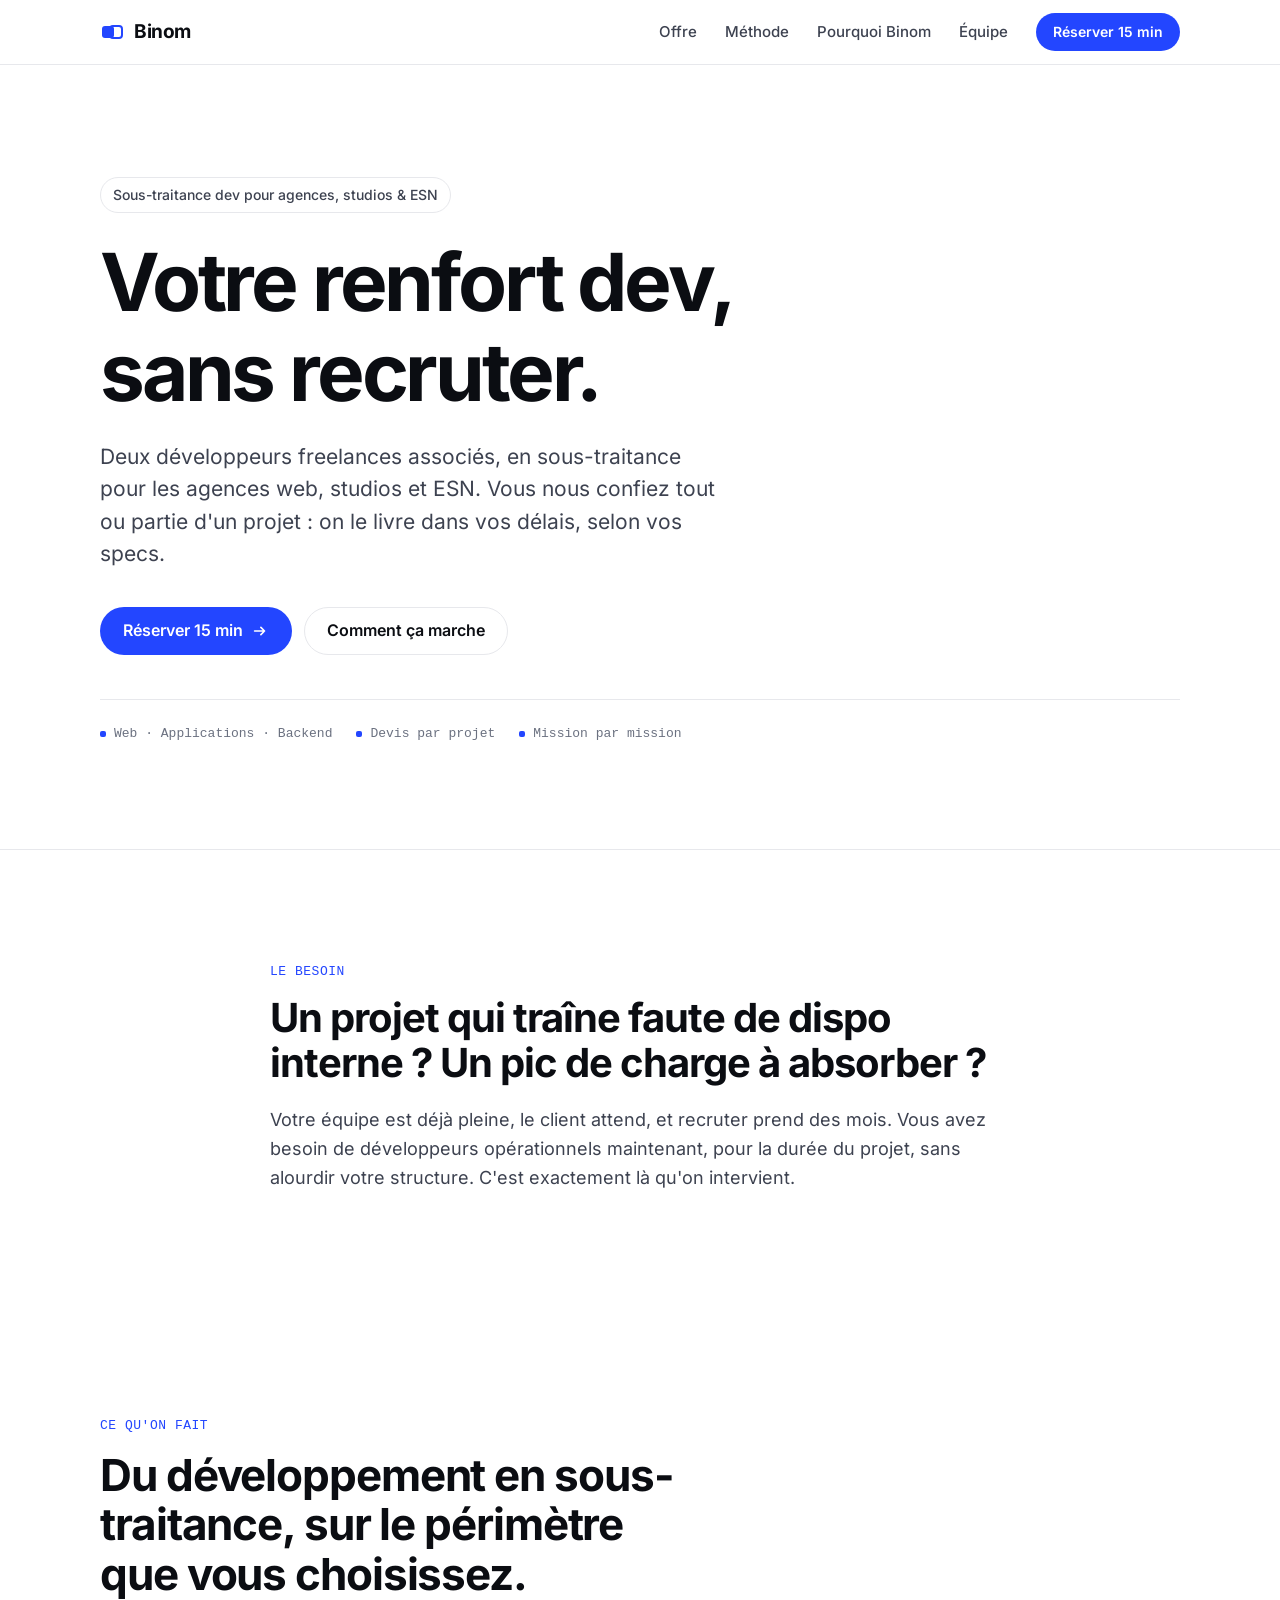
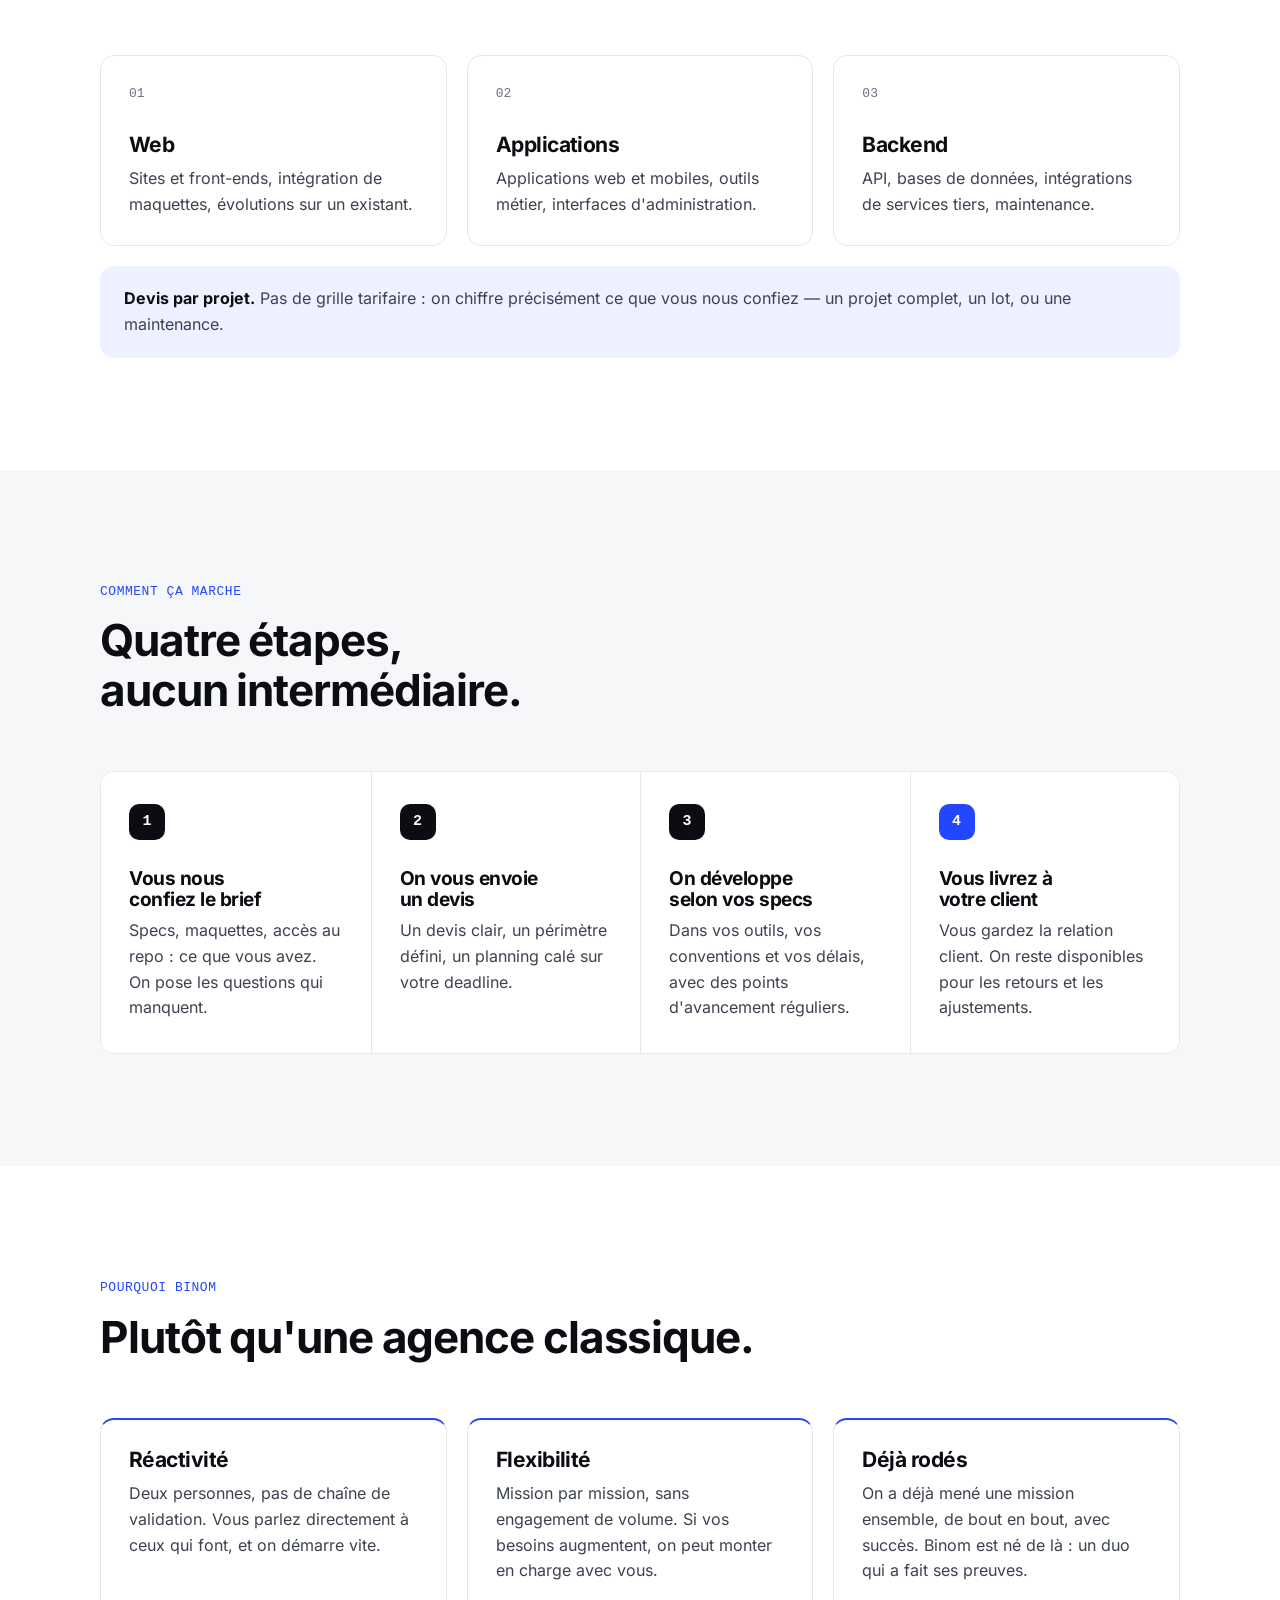
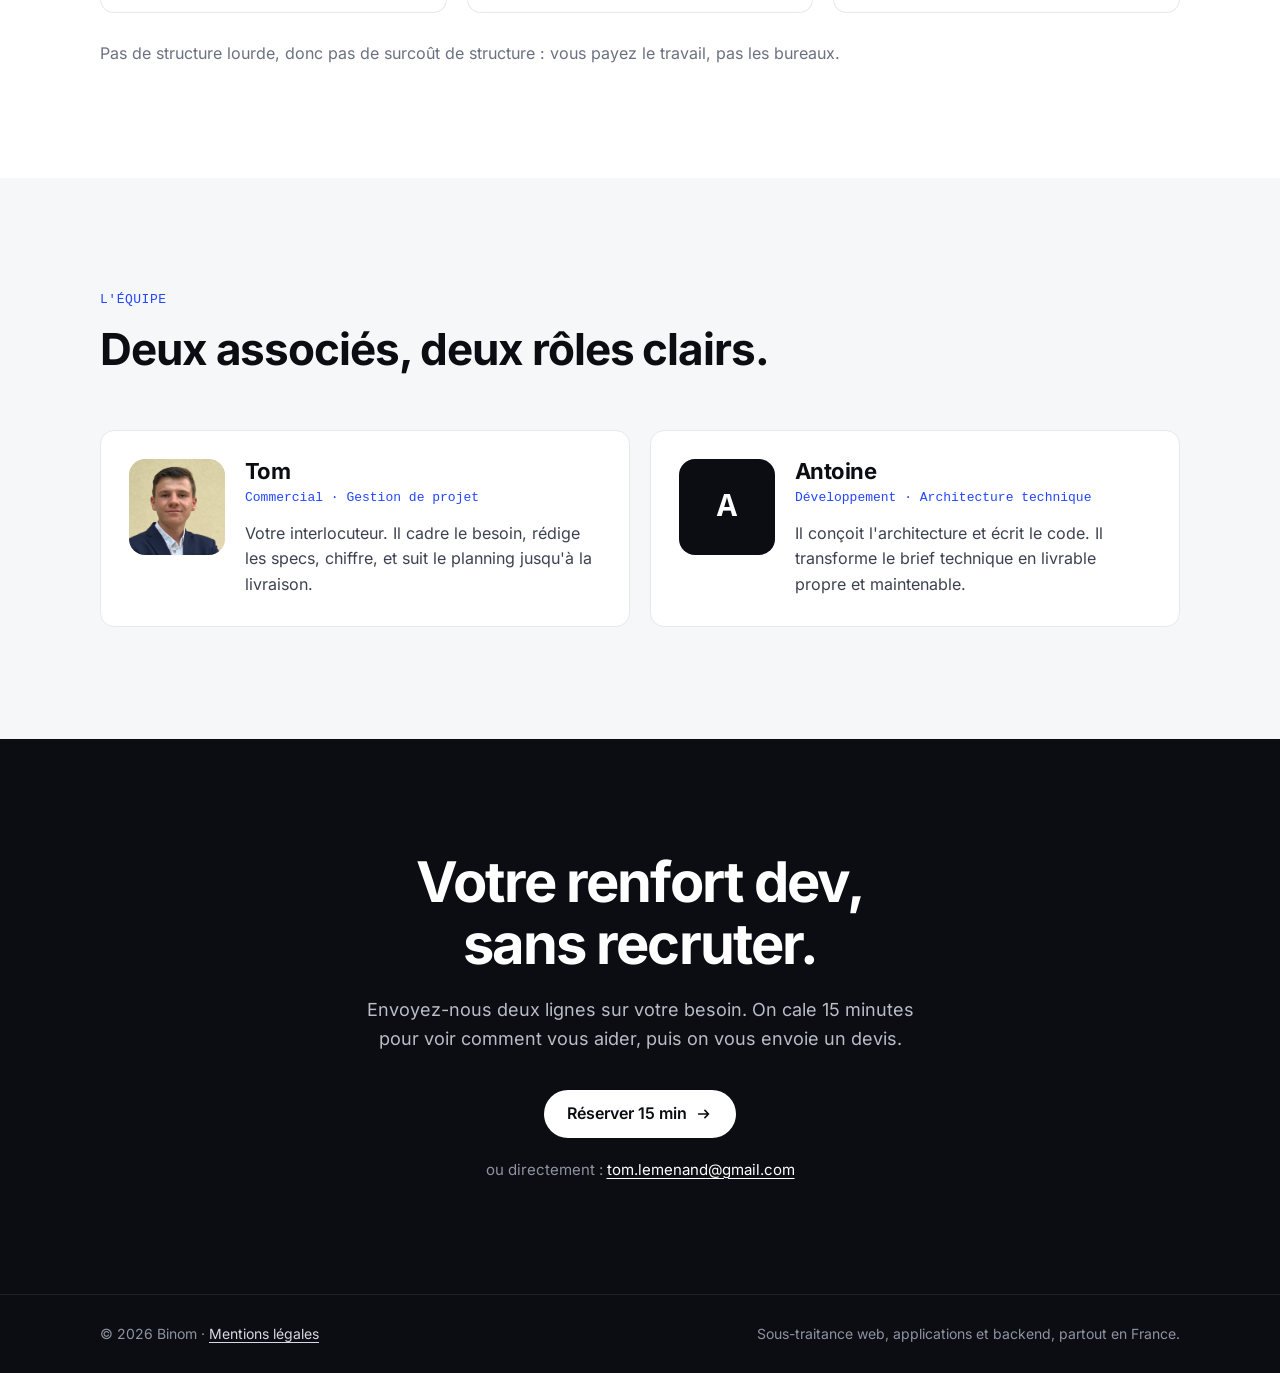
<file: index.html>
<!doctype html>
<html lang="fr">
<head>
  <meta charset="utf-8">
  <meta name="viewport" content="width=device-width, initial-scale=1">
  <title>Binom — Renfort dev en sous-traitance pour agences, studios et ESN</title>
  <meta name="description" content="Deux développeurs freelances associés. Vous nous confiez tout ou partie d'un projet web, app ou backend : on le livre dans vos délais, selon vos specs. Devis par projet.">
  <meta name="theme-color" content="#ffffff">

  <meta property="og:type" content="website">
  <meta property="og:locale" content="fr_FR">
  <link rel="canonical" href="https://binom-dev.vercel.app/">
  <meta property="og:url" content="https://binom-dev.vercel.app/">
  <meta property="og:image" content="https://binom-dev.vercel.app/assets/og.png">
  <meta property="og:image:width" content="1200">
  <meta property="og:image:height" content="630">
  <meta name="twitter:card" content="summary_large_image">
  <meta property="og:title" content="Binom — Votre renfort dev, sans recruter">
  <meta property="og:description" content="Sous-traitance web, applications et backend pour agences, studios et ESN. Devis par projet.">

  <link rel="icon" href="/assets/favicon.svg" type="image/svg+xml">

  <link rel="preload" href="/assets/fonts/inter-var-latin.woff2" as="font" type="font/woff2" crossorigin>
  <link rel="stylesheet" href="/styles.css">
</head>
<body>
  <a class="skip-link" href="#contenu">Aller au contenu</a>

  <header class="site-header">
    <div class="container header-inner">
      <a class="logo" href="#top" aria-label="Binom — retour en haut">
        <svg class="logo-mark" viewBox="0 0 24 24" aria-hidden="true">
          <rect x="2" y="6" width="12" height="12" rx="3" fill="currentColor"/>
          <rect x="10" y="6" width="12" height="12" rx="3" fill="none" stroke="currentColor" stroke-width="2"/>
        </svg>
        <span>Binom</span>
      </a>
      <nav class="nav" aria-label="Navigation principale">
        <a href="#offre">Offre</a>
        <a href="#methode">Méthode</a>
        <a href="#pourquoi">Pourquoi Binom</a>
        <a href="#equipe">Équipe</a>
      </nav>
      <a class="btn btn-primary btn-sm" href="mailto:tom.lemenand@gmail.com?subject=Renfort%20dev%20%E2%80%94%20%5Bnom%20entreprise%5D&amp;body=Bonjour%20Tom%2C%0A%0AOn%20aurait%20besoin%20de%20renfort%20sur%20%3A%0A-%20Projet%20%2F%20p%C3%A9rim%C3%A8tre%20%3A%0A-%20Stack%20%3A%0A-%20Deadline%20%3A%0A%0ACr%C3%A9neaux%20possibles%20pour%2015%20min%20%3A%0A">Réserver 15 min</a>
    </div>
  </header>

  <main id="contenu">

    <!-- 1. Hero -->
    <section class="hero" id="top">
      <div class="container">
        <p class="status">Sous-traitance dev pour agences, studios &amp; ESN</p>
        <h1>Votre renfort dev,<br>sans recruter.</h1>
        <p class="lead">
          Deux développeurs freelances associés, en sous-traitance pour les agences web, studios et ESN.
          Vous nous confiez tout ou partie d'un projet&nbsp;: on le livre dans vos délais, selon vos specs.
        </p>
        <div class="hero-actions">
          <a class="btn btn-primary" href="mailto:tom.lemenand@gmail.com?subject=Renfort%20dev%20%E2%80%94%20%5Bnom%20entreprise%5D&amp;body=Bonjour%20Tom%2C%0A%0AOn%20aurait%20besoin%20de%20renfort%20sur%20%3A%0A-%20Projet%20%2F%20p%C3%A9rim%C3%A8tre%20%3A%0A-%20Stack%20%3A%0A-%20Deadline%20%3A%0A%0ACr%C3%A9neaux%20possibles%20pour%2015%20min%20%3A%0A">
            Réserver 15 min
            <svg viewBox="0 0 20 20" aria-hidden="true"><path d="M4 10h11m-4-4 4 4-4 4" fill="none" stroke="currentColor" stroke-width="1.8" stroke-linecap="round" stroke-linejoin="round"/></svg>
          </a>
          <a class="btn btn-ghost" href="#methode">Comment ça marche</a>
        </div>
        <ul class="hero-facts" aria-label="En bref">
          <li>Web · Applications · Backend</li>
          <li>Devis par projet</li>
          <li>Mission par mission</li>
        </ul>
      </div>
    </section>

    <!-- 2. Le besoin -->
    <section class="section section-problem" aria-labelledby="probleme-titre">
      <div class="container narrow">
        <p class="eyebrow">Le besoin</p>
        <h2 id="probleme-titre">Un projet qui traîne faute de dispo interne&nbsp;? Un pic de charge à absorber&nbsp;?</h2>
        <p class="section-text">
          Votre équipe est déjà pleine, le client attend, et recruter prend des mois.
          Vous avez besoin de développeurs opérationnels maintenant, pour la durée du projet,
          sans alourdir votre structure. C'est exactement là qu'on intervient.
        </p>
      </div>
    </section>

    <!-- 3. Ce qu'on fait -->
    <section class="section" id="offre" aria-labelledby="offre-titre">
      <div class="container">
        <header class="section-head">
          <p class="eyebrow">Ce qu'on fait</p>
          <h2 id="offre-titre">Du développement en sous-traitance, sur le périmètre que vous choisissez.</h2>
        </header>
        <div class="grid-3">
          <article class="card">
            <span class="card-index">01</span>
            <h3>Web</h3>
            <p>Sites et front-ends, intégration de maquettes, évolutions sur un existant.</p>
          </article>
          <article class="card">
            <span class="card-index">02</span>
            <h3>Applications</h3>
            <p>Applications web et mobiles, outils métier, interfaces d'administration.</p>
          </article>
          <article class="card">
            <span class="card-index">03</span>
            <h3>Backend</h3>
            <p>API, bases de données, intégrations de services tiers, maintenance.</p>
          </article>
        </div>
        <div class="note">
          <p><strong>Devis par projet.</strong> Pas de grille tarifaire&nbsp;: on chiffre précisément ce que vous nous confiez — un projet complet, un lot, ou une maintenance.</p>
        </div>
      </div>
    </section>

    <!-- 4. Comment ça marche -->
    <section class="section section-alt" id="methode" aria-labelledby="methode-titre">
      <div class="container">
        <header class="section-head">
          <p class="eyebrow">Comment ça marche</p>
          <h2 id="methode-titre">Quatre étapes, aucun intermédiaire.</h2>
        </header>
        <ol class="steps">
          <li class="step">
            <span class="step-num" aria-hidden="true">1</span>
            <div>
              <h3>Vous nous confiez le brief</h3>
              <p>Specs, maquettes, accès au repo&nbsp;: ce que vous avez. On pose les questions qui manquent.</p>
            </div>
          </li>
          <li class="step">
            <span class="step-num" aria-hidden="true">2</span>
            <div>
              <h3>On vous envoie un devis</h3>
              <p>Un devis clair, un périmètre défini, un planning calé sur votre deadline.</p>
            </div>
          </li>
          <li class="step">
            <span class="step-num" aria-hidden="true">3</span>
            <div>
              <h3>On développe selon vos specs</h3>
              <p>Dans vos outils, vos conventions et vos délais, avec des points d'avancement réguliers.</p>
            </div>
          </li>
          <li class="step">
            <span class="step-num" aria-hidden="true">4</span>
            <div>
              <h3>Vous livrez à votre client</h3>
              <p>Vous gardez la relation client. On reste disponibles pour les retours et les ajustements.</p>
            </div>
          </li>
        </ol>
      </div>
    </section>

    <!-- 5. Pourquoi Binom -->
    <section class="section" id="pourquoi" aria-labelledby="pourquoi-titre">
      <div class="container">
        <header class="section-head">
          <p class="eyebrow">Pourquoi Binom</p>
          <h2 id="pourquoi-titre">Plutôt qu'une agence classique.</h2>
        </header>
        <div class="grid-3">
          <article class="card card-plain">
            <h3>Réactivité</h3>
            <p>Deux personnes, pas de chaîne de validation. Vous parlez directement à ceux qui font, et on démarre vite.</p>
          </article>
          <article class="card card-plain">
            <h3>Flexibilité</h3>
            <p>Mission par mission, sans engagement de volume. Si vos besoins augmentent, on peut monter en charge avec vous.</p>
          </article>
          <article class="card card-plain">
            <h3>Déjà rodés</h3>
            <p>On a déjà mené une mission ensemble, de bout en bout, avec succès. Binom est né de là&nbsp;: un duo qui a fait ses preuves.</p>
          </article>
        </div>
        <p class="aside">Pas de structure lourde, donc pas de surcoût de structure&nbsp;: vous payez le travail, pas les bureaux.</p>
      </div>
    </section>

    <!-- 6. Équipe -->
    <section class="section section-alt" id="equipe" aria-labelledby="equipe-titre">
      <div class="container">
        <header class="section-head">
          <p class="eyebrow">L'équipe</p>
          <h2 id="equipe-titre">Deux associés, deux rôles clairs.</h2>
        </header>
        <div class="grid-2">
          <article class="person">
            <img class="person-photo" src="/assets/tom.jpg" alt="Photo de Tom" width="96" height="96" loading="lazy">
            <div>
              <h3>Tom</h3>
              <p class="person-role">Commercial · Gestion de projet</p>
              <p>Votre interlocuteur. Il cadre le besoin, rédige les specs, chiffre, et suit le planning jusqu'à la livraison.</p>
            </div>
          </article>
          <article class="person">
            <span class="person-photo person-mark" aria-hidden="true">A</span>
            <div>
              <h3>Antoine</h3>
              <p class="person-role">Développement · Architecture technique</p>
              <p>Il conçoit l'architecture et écrit le code. Il transforme le brief technique en livrable propre et maintenable.</p>
            </div>
          </article>
        </div>
      </div>
    </section>

    <!-- 7. Contact -->
    <section class="section cta" id="contact" aria-labelledby="contact-titre">
      <div class="container narrow cta-inner">
        <h2 id="contact-titre">Votre renfort dev, sans recruter.</h2>
        <p class="section-text">Envoyez-nous deux lignes sur votre besoin. On cale 15 minutes pour voir comment vous aider, puis on vous envoie un devis.</p>
        <a class="btn btn-invert" href="mailto:tom.lemenand@gmail.com?subject=Renfort%20dev%20%E2%80%94%20%5Bnom%20entreprise%5D&amp;body=Bonjour%20Tom%2C%0A%0AOn%20aurait%20besoin%20de%20renfort%20sur%20%3A%0A-%20Projet%20%2F%20p%C3%A9rim%C3%A8tre%20%3A%0A-%20Stack%20%3A%0A-%20Deadline%20%3A%0A%0ACr%C3%A9neaux%20possibles%20pour%2015%20min%20%3A%0A">
          Réserver 15 min
          <svg viewBox="0 0 20 20" aria-hidden="true"><path d="M4 10h11m-4-4 4 4-4 4" fill="none" stroke="currentColor" stroke-width="1.8" stroke-linecap="round" stroke-linejoin="round"/></svg>
        </a>
        <p class="cta-mail">ou directement&nbsp;: <a href="mailto:tom.lemenand@gmail.com">tom.lemenand@gmail.com</a></p>
      </div>
    </section>

  </main>

  <footer class="site-footer">
    <div class="container footer-inner">
      <span>© 2026 Binom · <a href="/mentions-legales">Mentions légales</a></span>
      <span>Sous-traitance web, applications et backend, partout en France.</span>
    </div>
  </footer>
</body>
</html>
</file>
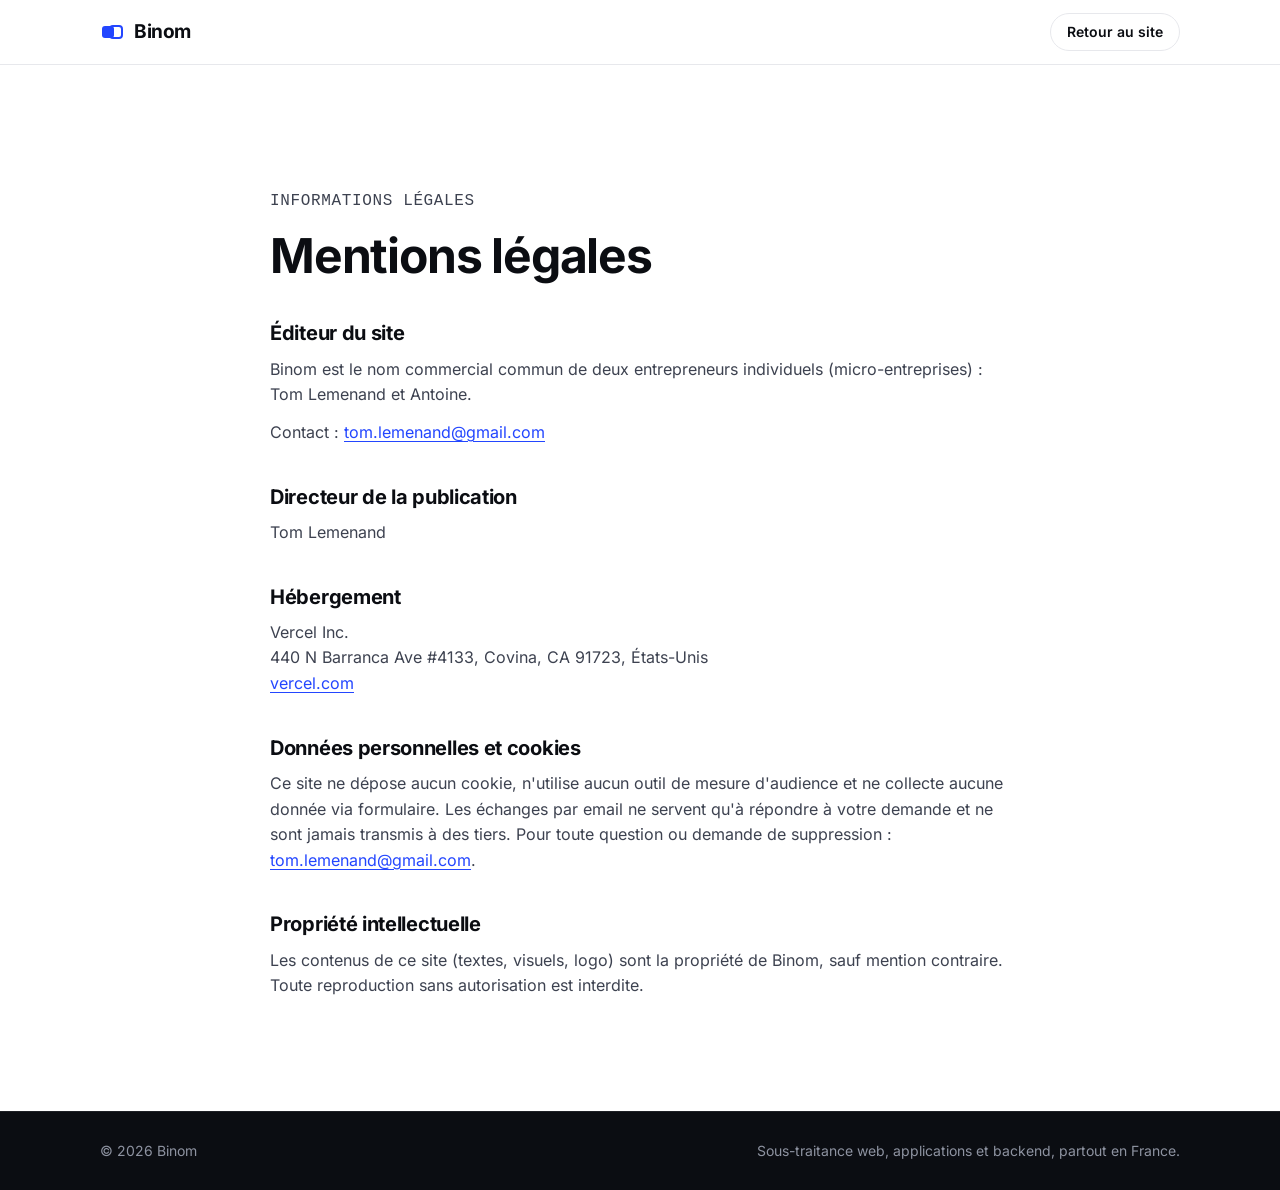
<file: mentions-legales.html>
<!doctype html>
<html lang="fr">
<head>
  <meta charset="utf-8">
  <meta name="viewport" content="width=device-width, initial-scale=1">
  <title>Mentions légales — Binom</title>
  <meta name="robots" content="noindex">
  <link rel="icon" href="/assets/favicon.svg" type="image/svg+xml">
  <link rel="preload" href="/assets/fonts/inter-var-latin.woff2" as="font" type="font/woff2" crossorigin>
  <link rel="stylesheet" href="/styles.css">
</head>
<body>
  <header class="site-header">
    <div class="container header-inner">
      <a class="logo" href="/" aria-label="Binom — accueil">
        <svg class="logo-mark" viewBox="0 0 24 24" aria-hidden="true">
          <rect x="2" y="6" width="12" height="12" rx="3" fill="currentColor"/>
          <rect x="10" y="6" width="12" height="12" rx="3" fill="none" stroke="currentColor" stroke-width="2"/>
        </svg>
        <span>Binom</span>
      </a>
      <a class="btn btn-ghost btn-sm" href="/">Retour au site</a>
    </div>
  </header>

  <main class="section legal">
    <div class="container narrow">
      <p class="eyebrow">Informations légales</p>
      <h1>Mentions légales</h1>

      <h2>Éditeur du site</h2>
      <p>
        Binom est le nom commercial commun de deux entrepreneurs individuels (micro-entreprises)&nbsp;:
        Tom Lemenand et Antoine.
      </p>
      <p>Contact&nbsp;: <a href="mailto:tom.lemenand@gmail.com">tom.lemenand@gmail.com</a></p>

      <h2>Directeur de la publication</h2>
      <p>Tom Lemenand</p>

      <h2>Hébergement</h2>
      <p>
        Vercel Inc.<br>
        440 N Barranca Ave #4133, Covina, CA 91723, États-Unis<br>
        <a href="https://vercel.com" rel="noopener">vercel.com</a>
      </p>

      <h2>Données personnelles et cookies</h2>
      <p>
        Ce site ne dépose aucun cookie, n'utilise aucun outil de mesure d'audience et ne collecte aucune
        donnée via formulaire. Les échanges par email ne servent qu'à répondre à votre demande et ne sont
        jamais transmis à des tiers. Pour toute question ou demande de suppression&nbsp;:
        <a href="mailto:tom.lemenand@gmail.com">tom.lemenand@gmail.com</a>.
      </p>

      <h2>Propriété intellectuelle</h2>
      <p>
        Les contenus de ce site (textes, visuels, logo) sont la propriété de Binom, sauf mention contraire.
        Toute reproduction sans autorisation est interdite.
      </p>
    </div>
  </main>

  <footer class="site-footer">
    <div class="container footer-inner">
      <span>© 2026 Binom</span>
      <span>Sous-traitance web, applications et backend, partout en France.</span>
    </div>
  </footer>
</body>
</html>
</file>
<file: styles.css>
/* Binom — one-page. Mobile-first, sans dépendance JS. */

@font-face {
  font-family: "Inter";
  font-style: normal;
  font-weight: 100 900;
  font-display: swap;
  src: url("/assets/fonts/inter-var-latin.woff2") format("woff2");
}

:root {
  --ink: #0b0d12;
  --ink-2: #3d4250;
  --muted: #6b7180;
  --line: #e7e8ec;
  --bg: #ffffff;
  --bg-alt: #f6f7f9;
  --accent: #2346ff;
  --accent-ink: #1733d6;
  --accent-soft: #eef1ff;

  --radius: 14px;
  --radius-sm: 10px;
  --container: 1120px;
  --gutter: 20px;

  --font: "Inter", ui-sans-serif, system-ui, -apple-system, "Segoe UI", Roboto, sans-serif;
  --mono: ui-monospace, "SF Mono", Menlo, Consolas, monospace;
}

*, *::before, *::after { box-sizing: border-box; }

html {
  scroll-behavior: smooth;
  scroll-padding-top: 72px;
  -webkit-text-size-adjust: 100%;
}

@media (prefers-reduced-motion: reduce) {
  html { scroll-behavior: auto; }
}

body {
  margin: 0;
  font-family: var(--font);
  font-size: 17px;
  line-height: 1.6;
  color: var(--ink);
  background: var(--bg);
  -webkit-font-smoothing: antialiased;
  text-rendering: optimizeLegibility;
}

h1, h2, h3 {
  margin: 0;
  line-height: 1.12;
  letter-spacing: -0.025em;
  font-weight: 700;
  text-wrap: balance;
}

p { margin: 0; }

a { color: inherit; }

img { display: block; max-width: 100%; }

:focus-visible {
  outline: 2px solid var(--accent);
  outline-offset: 3px;
  border-radius: 6px;
}

.skip-link {
  position: absolute;
  left: -9999px;
  top: 8px;
  z-index: 100;
  padding: 8px 14px;
  background: var(--ink);
  color: #fff;
  border-radius: 8px;
}
.skip-link:focus { left: 8px; }

.container {
  width: 100%;
  max-width: var(--container);
  margin: 0 auto;
  padding: 0 var(--gutter);
}
.container.narrow { max-width: 780px; }

/* ---------- Header ---------- */

.site-header {
  position: sticky;
  top: 0;
  z-index: 50;
  background: rgba(255, 255, 255, 0.86);
  backdrop-filter: saturate(180%) blur(12px);
  -webkit-backdrop-filter: saturate(180%) blur(12px);
  border-bottom: 1px solid var(--line);
}

.header-inner {
  display: flex;
  align-items: center;
  justify-content: space-between;
  gap: 16px;
  height: 64px;
}

.logo {
  display: inline-flex;
  align-items: center;
  gap: 10px;
  font-weight: 700;
  font-size: 19px;
  letter-spacing: -0.02em;
  text-decoration: none;
}
.logo-mark { width: 24px; height: 24px; color: var(--accent); }

.nav { display: none; }

@media (min-width: 860px) {
  .nav {
    display: flex;
    gap: 28px;
    margin-left: auto;
    margin-right: 12px;
  }
  .nav a {
    font-size: 15px;
    font-weight: 500;
    color: var(--ink-2);
    text-decoration: none;
    transition: color .15s ease;
  }
  .nav a:hover { color: var(--ink); }
}

/* ---------- Buttons ---------- */

.btn {
  display: inline-flex;
  align-items: center;
  justify-content: center;
  gap: 8px;
  min-height: 48px;
  padding: 0 22px;
  border-radius: 999px;
  font: inherit;
  font-size: 16px;
  font-weight: 600;
  text-decoration: none;
  white-space: nowrap;
  border: 1px solid transparent;
  transition: background-color .15s ease, border-color .15s ease, transform .15s ease;
}
.btn svg { width: 18px; height: 18px; transition: transform .15s ease; }
.btn:hover svg { transform: translateX(2px); }

.btn-primary { background: var(--accent); color: #fff; }
.btn-primary:hover { background: var(--accent-ink); }

.btn-ghost { color: var(--ink); border-color: var(--line); background: #fff; }
.btn-ghost:hover { border-color: #cfd2da; }

.btn-invert { background: #fff; color: var(--ink); }
.btn-invert:hover { background: var(--accent-soft); }

.btn-sm { min-height: 38px; padding: 0 16px; font-size: 14px; }

/* ---------- Hero ---------- */

.hero { padding: 64px 0 72px; }

.status {
  display: inline-flex;
  align-items: center;
  gap: 8px;
  padding: 6px 12px;
  border: 1px solid var(--line);
  border-radius: 999px;
  font-size: 14px;
  font-weight: 500;
  color: var(--ink-2);
  background: #fff;
}

.hero h1 {
  margin-top: 24px;
  font-size: clamp(36px, 9.6vw, 80px);
  letter-spacing: -0.04em;
}

.lead {
  margin-top: 24px;
  max-width: 620px;
  font-size: clamp(18px, 2.4vw, 21px);
  line-height: 1.55;
  color: var(--ink-2);
}

.hero-actions {
  display: flex;
  flex-wrap: wrap;
  gap: 12px;
  margin-top: 36px;
}

.hero-facts {
  display: flex;
  flex-wrap: wrap;
  gap: 8px 24px;
  margin: 44px 0 0;
  padding: 24px 0 0;
  list-style: none;
  border-top: 1px solid var(--line);
  font-family: var(--mono);
  font-size: 13px;
  color: var(--muted);
}
.hero-facts li { display: flex; align-items: center; gap: 8px; }
.hero-facts li::before {
  content: "";
  width: 6px;
  height: 6px;
  border-radius: 2px;
  background: var(--accent);
}

@media (min-width: 860px) {
  .hero { padding: 112px 0 104px; }
}

/* ---------- Sections ---------- */

.section { padding: 72px 0; }
.section-alt { background: var(--bg-alt); }

@media (min-width: 860px) {
  .section { padding: 112px 0; }
}

.eyebrow {
  font-family: var(--mono);
  font-size: 13px;
  font-weight: 500;
  letter-spacing: .04em;
  text-transform: uppercase;
  color: var(--accent);
}

.section h2 {
  margin-top: 14px;
  font-size: clamp(28px, 5.4vw, 44px);
}

.section-head { max-width: 720px; margin-bottom: 40px; }

@media (min-width: 860px) {
  .section-head { margin-bottom: 56px; }
}

.section-text {
  margin-top: 20px;
  font-size: 18px;
  color: var(--ink-2);
}

.section-problem { border-top: 1px solid var(--line); }
.section-problem h2 { font-size: clamp(26px, 5vw, 40px); }

/* ---------- Cards ---------- */

.grid-3, .grid-2 {
  display: grid;
  gap: 16px;
}
@media (min-width: 720px) {
  .grid-2 { grid-template-columns: repeat(2, 1fr); gap: 20px; }
}
@media (min-width: 860px) {
  .grid-3 { grid-template-columns: repeat(3, 1fr); gap: 20px; }
}

.card {
  padding: 28px;
  border: 1px solid var(--line);
  border-radius: var(--radius);
  background: #fff;
  transition: border-color .15s ease;
}
.card:hover { border-color: #cfd2da; }
.card h3 { font-size: 21px; }
.card p { margin-top: 10px; color: var(--ink-2); font-size: 16px; }

.card-index {
  display: block;
  margin-bottom: 28px;
  font-family: var(--mono);
  font-size: 13px;
  color: var(--muted);
}

.card-plain { border-top: 2px solid var(--accent); }

.note {
  margin-top: 20px;
  padding: 20px 24px;
  border-radius: var(--radius);
  background: var(--accent-soft);
  color: var(--ink-2);
  font-size: 16px;
}
.note strong { color: var(--ink); }

.aside {
  margin-top: 28px;
  font-size: 16px;
  color: var(--muted);
}

/* ---------- Steps ---------- */

.steps {
  display: grid;
  gap: 12px;
  margin: 0;
  padding: 0;
  list-style: none;
}

.step {
  display: flex;
  gap: 18px;
  padding: 24px;
  border: 1px solid var(--line);
  border-radius: var(--radius);
  background: #fff;
}
.step h3 { font-size: 19px; }
.step p { margin-top: 8px; font-size: 16px; color: var(--ink-2); }

.step-num {
  flex: none;
  display: grid;
  place-items: center;
  width: 36px;
  height: 36px;
  border-radius: 10px;
  background: var(--ink);
  color: #fff;
  font-family: var(--mono);
  font-size: 15px;
  font-weight: 600;
}

@media (min-width: 960px) {
  .steps {
    grid-template-columns: repeat(4, 1fr);
    gap: 0;
    border: 1px solid var(--line);
    border-radius: var(--radius);
    background: #fff;
    overflow: hidden;
  }
  .step {
    flex-direction: column;
    gap: 28px;
    padding: 32px 28px;
    border: 0;
    border-radius: 0;
  }
  .step + .step { border-left: 1px solid var(--line); }
  .step:last-child .step-num { background: var(--accent); }
}

/* ---------- Team ---------- */

.person {
  display: flex;
  flex-direction: column;
  gap: 20px;
  padding: 28px;
  border: 1px solid var(--line);
  border-radius: var(--radius);
  background: #fff;
}
@media (min-width: 480px) {
  .person { flex-direction: row; align-items: flex-start; }
}

.person-photo {
  flex: none;
  width: 96px;
  height: 96px;
  border-radius: 16px;
  object-fit: cover;
  background: var(--bg-alt);
}
.person h3 { font-size: 22px; }
.person-role {
  margin-top: 4px;
  font-family: var(--mono);
  font-size: 13px;
  color: var(--accent);
}
.person p:last-child { margin-top: 12px; font-size: 16px; color: var(--ink-2); }

/* ---------- CTA ---------- */

.cta {
  background: var(--ink);
  color: #fff;
  text-align: center;
}
.cta-inner { display: flex; flex-direction: column; align-items: center; }
.cta h2 { margin-top: 0; font-size: clamp(32px, 7vw, 56px); letter-spacing: -0.035em; }
.cta .section-text { color: #b9bdc8; max-width: 560px; }
.cta .btn { margin-top: 36px; }

.cta-mail {
  margin-top: 20px;
  font-size: 15px;
  color: #8e93a1;
}
.cta-mail a { color: #fff; text-underline-offset: 3px; }

/* ---------- Footer ---------- */

.site-footer {
  padding: 28px 0;
  background: var(--ink);
  border-top: 1px solid rgba(255, 255, 255, .08);
  color: #8e93a1;
  font-size: 14px;
}
.footer-inner {
  display: flex;
  flex-direction: column;
  gap: 6px;
}
@media (min-width: 720px) {
  .footer-inner { flex-direction: row; justify-content: space-between; }
}

.person-mark {
  display: grid;
  place-items: center;
  background: var(--ink);
  color: #fff;
  font-family: var(--mono);
  font-size: 34px;
  font-weight: 600;
}

.site-footer a { color: #d7dae2; text-underline-offset: 3px; }
.site-footer a:hover { color: #fff; }

/* ---------- Mentions légales ---------- */

.legal h1 { margin-top: 14px; font-size: clamp(32px, 6vw, 48px); }
.legal h2 { margin-top: 40px; font-size: 20px; letter-spacing: -0.015em; }
.legal p { margin-top: 12px; color: var(--ink-2); font-size: 16px; }
.legal a { color: var(--accent); text-underline-offset: 3px; }
</file>
